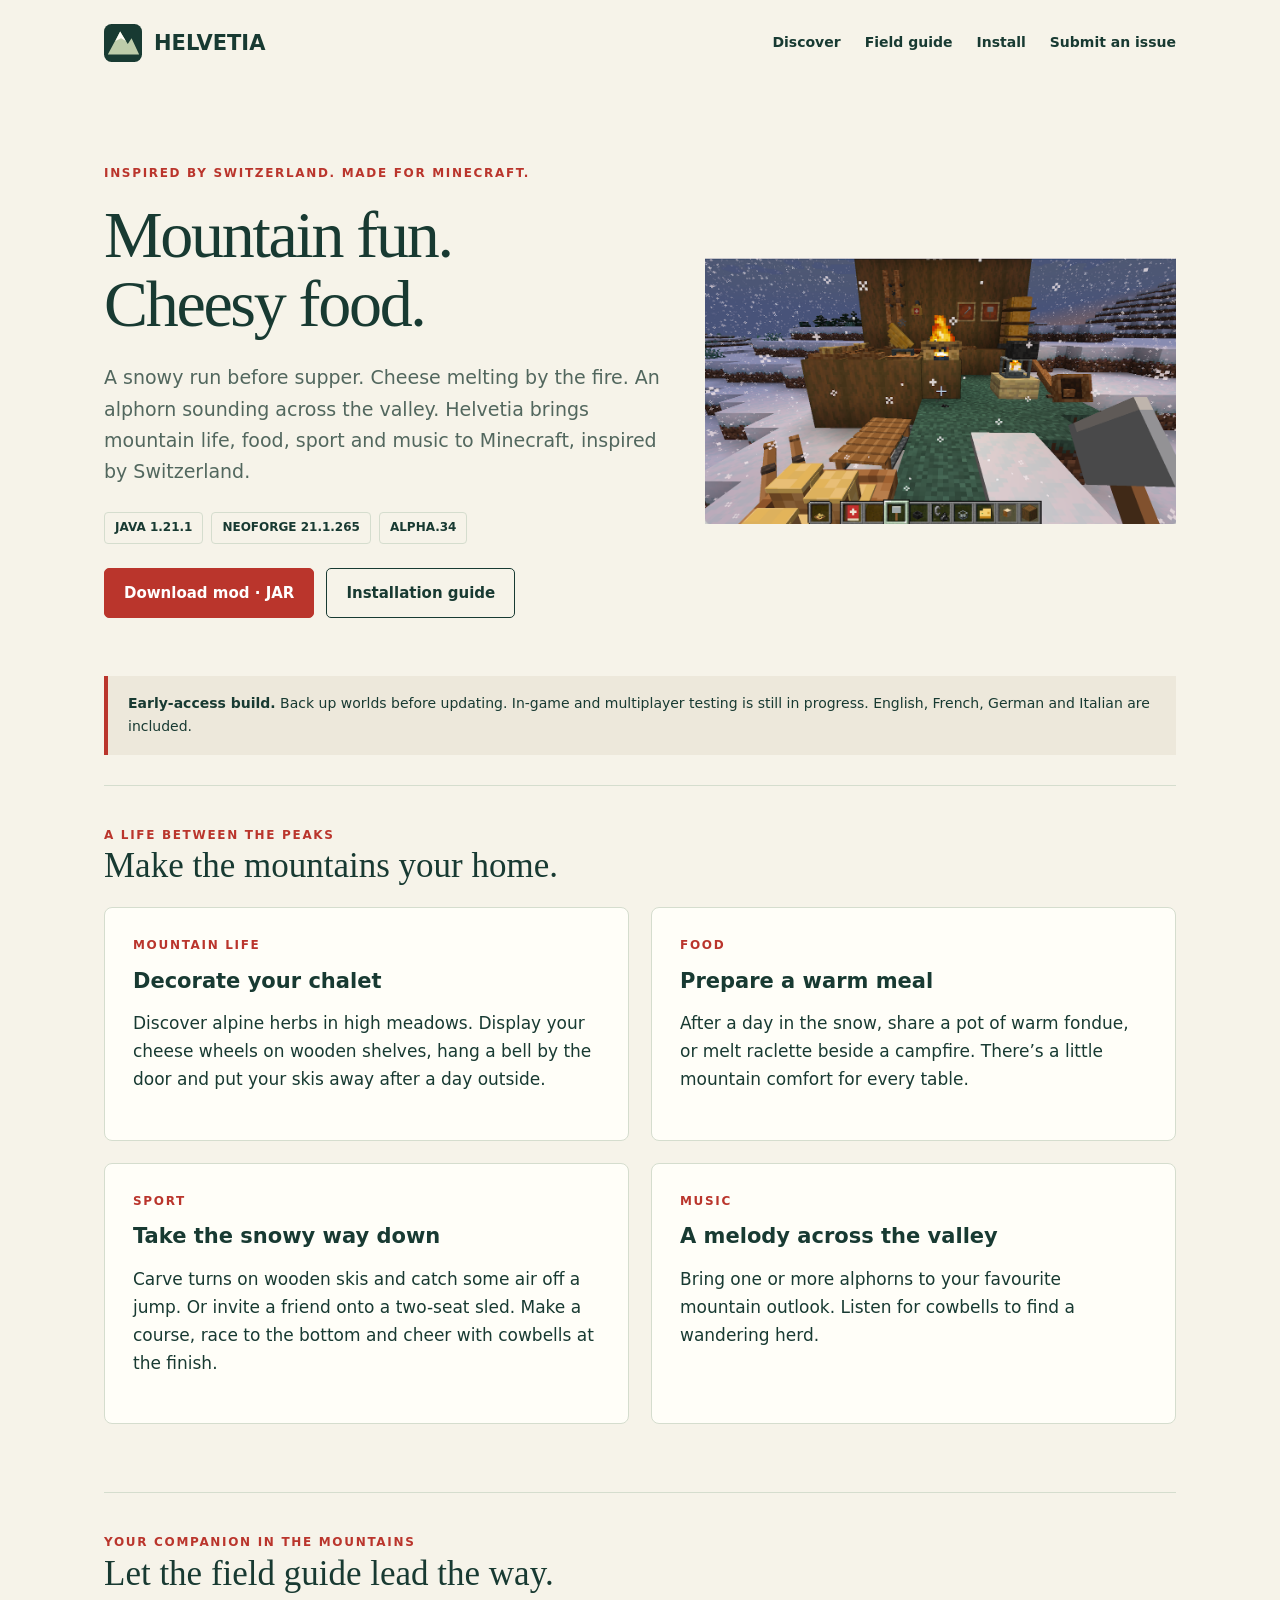
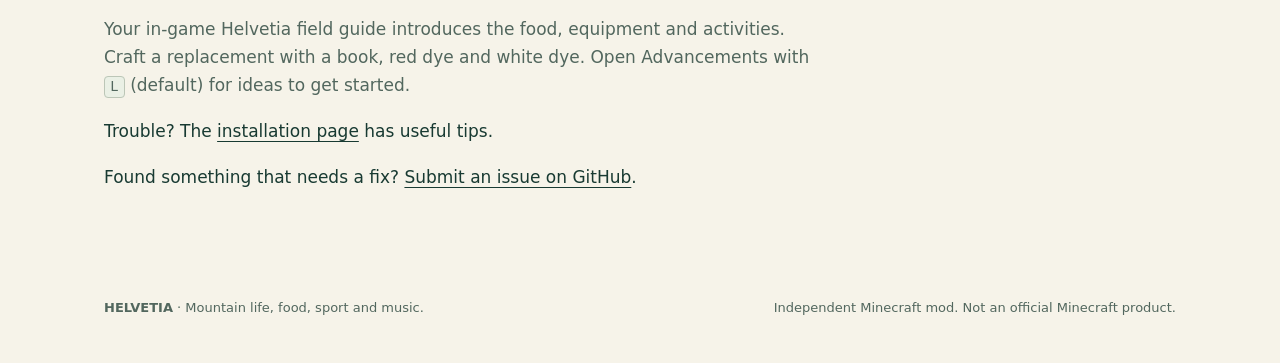
<file: index.html>
<!doctype html>
<html lang="en">

<head>
    <meta charset="utf-8">
    <meta name="viewport" content="width=device-width,initial-scale=1">
    <meta name="description"
        content="Mountain life, food, sport and music in Minecraft Java Edition, inspired by Switzerland. Share fondue, ski snowy slopes and play alphorns.">

    <!-- Social sharing previews -->
    <meta property="og:type" content="website">
    <meta property="og:site_name" content="Helvetia">
    <meta property="og:title" content="Helvetia — Mountain life, inspired by Switzerland">
    <meta property="og:description" content="Mountain fun. Cheesy food. Discover mountain life, sport and music in Minecraft, inspired by Switzerland. Play solo or with friends.">
    <meta property="og:url" content="https://shawngiese-ch.github.io/helvetia/">
    <meta property="og:image" content="https://shawngiese-ch.github.io/helvetia/chalet-social.png">
    <meta property="og:image:type" content="image/png">
    <meta property="og:image:width" content="1200">
    <meta property="og:image:height" content="960">
    <meta property="og:image:alt" content="Illustrated mountain landscape with snowy peaks and a wooden chalet">
    <meta name="twitter:card" content="summary_large_image">
    <meta name="twitter:title" content="Helvetia — Mountain life, inspired by Switzerland">
    <meta name="twitter:description" content="Mountain fun. Cheesy food. Discover mountain life, sport and music in Minecraft, inspired by Switzerland. Play solo or with friends.">
    <meta name="twitter:image" content="https://shawngiese-ch.github.io/helvetia/chalet-social.png">
    <meta name="twitter:image:alt" content="Illustrated mountain landscape with snowy peaks and a wooden chalet">
    <title>Helvetia — Mountain life, inspired by Switzerland</title>
    <link rel="icon" type="image/svg+xml" href="mountain.svg">
    <link rel="stylesheet" href="style.css">
</head>

<body><a class="skip" href="#main">Skip to content</a>
    <header><a class="brand" href="index.html"><img class="brand-icon" src="mountain.svg" alt="">HELVETIA</a>
        <nav aria-label="Main navigation"><a href="index.html#discover">Discover</a><a href="index.html#guide">Field
                guide</a><a href="install.html">Install</a><a data-issues href="install.html#report">Submit an issue</a>
        </nav>
    </header>
    <main id="main">
        <section class="hero">
            <div>
                <div class="eyebrow">Inspired by Switzerland. Made for Minecraft.</div>
                <h1>Mountain fun.<br>Cheesy food.</h1>
                <p class="lead">A snowy run before supper. Cheese melting by the fire. An alphorn sounding across the
                    valley. Helvetia brings mountain life, food, sport and music to Minecraft, inspired by Switzerland.
                </p>
                <div class="tags"><span class="tag">JAVA 1.21.1</span><span class="tag">NEOFORGE 21.1.265</span><span
                        class="tag">ALPHA.34</span></div>
                <div class="actions"><a class="button primary" download
                        href="downloads/helvetia-neoforge-1.21.1-0.1.0-alpha.34.jar">Download mod · JAR</a><a
                        class="button" href="install.html">Installation guide</a></div>
            </div><img class="scene" src="helvetia_sm.png" width="1104" height="623"
                alt="Helvetia in a snowy Minecraft setting, with raclette, fondue, cheese shelves, skis, a sled and an alphorn">
        </section>
        <div class="notice"><strong>Early-access build.</strong> Back up worlds before updating. In-game and multiplayer testing is still in progress. English, French, German and Italian are included.</div>
        <section class="section" id="discover">
            <div class="eyebrow">A life between the peaks</div>
            <h2>Make the mountains your home.</h2>
            <div class="grid">
                <article class="card">
                    <div class="number">MOUNTAIN LIFE</div>
                    <h3>Decorate your chalet</h3>
                    <p>Discover alpine herbs in high meadows. Display your cheese wheels on wooden shelves, hang a 
                        bell by the door and put your skis away after a day outside.</p>
                </article>
                <article class="card">
                    <div class="number">FOOD</div>
                    <h3>Prepare a warm meal</h3>
                    <p>After a day in the snow, share a pot of warm fondue, or melt raclette beside a campfire. There’s a little mountain comfort for
                        every table.</p>
                </article>
                <article class="card">
                    <div class="number">SPORT</div>
                    <h3>Take the snowy way down</h3>
                    <p>Carve turns on wooden skis and catch some air off a jump. Or invite a friend onto a two-seat 
                        sled. Make a course, race to the bottom and cheer with cowbells at the finish.</p>
                </article>
                <article class="card">
                    <div class="number">MUSIC</div>
                    <h3>A melody across the valley</h3>
                    <p>Bring one or more alphorns to your favourite mountain outlook. Listen for cowbells to find a wandering herd.</p>
                </article>
            </div>
        </section>
        <section class="section" id="guide">
            <div class="eyebrow">Your companion in the mountains</div>
            <h2>Let the field guide lead the way.</h2>
            <p class="intro">Your in-game Helvetia field guide introduces the food, equipment and activities. Craft a
                replacement with a book, red dye and white dye. Open Advancements with <kbd>L</kbd> (default) for ideas
                to get started.</p>
            <p>Trouble? The <a href="install.html">installation page</a> has useful tips.</p>
            <p>Found something that needs a fix? <a data-issues href="install.html#report">Submit an issue on GitHub</a>.
            </p>
        </section>
    </main>
    <footer class="footer"><span><strong>HELVETIA</strong> · Mountain life, food, sport and
            music.</span><span>Independent Minecraft mod. Not an official Minecraft product.</span></footer>
    <script src="site.js"></script>
</body>

</html>
</file>
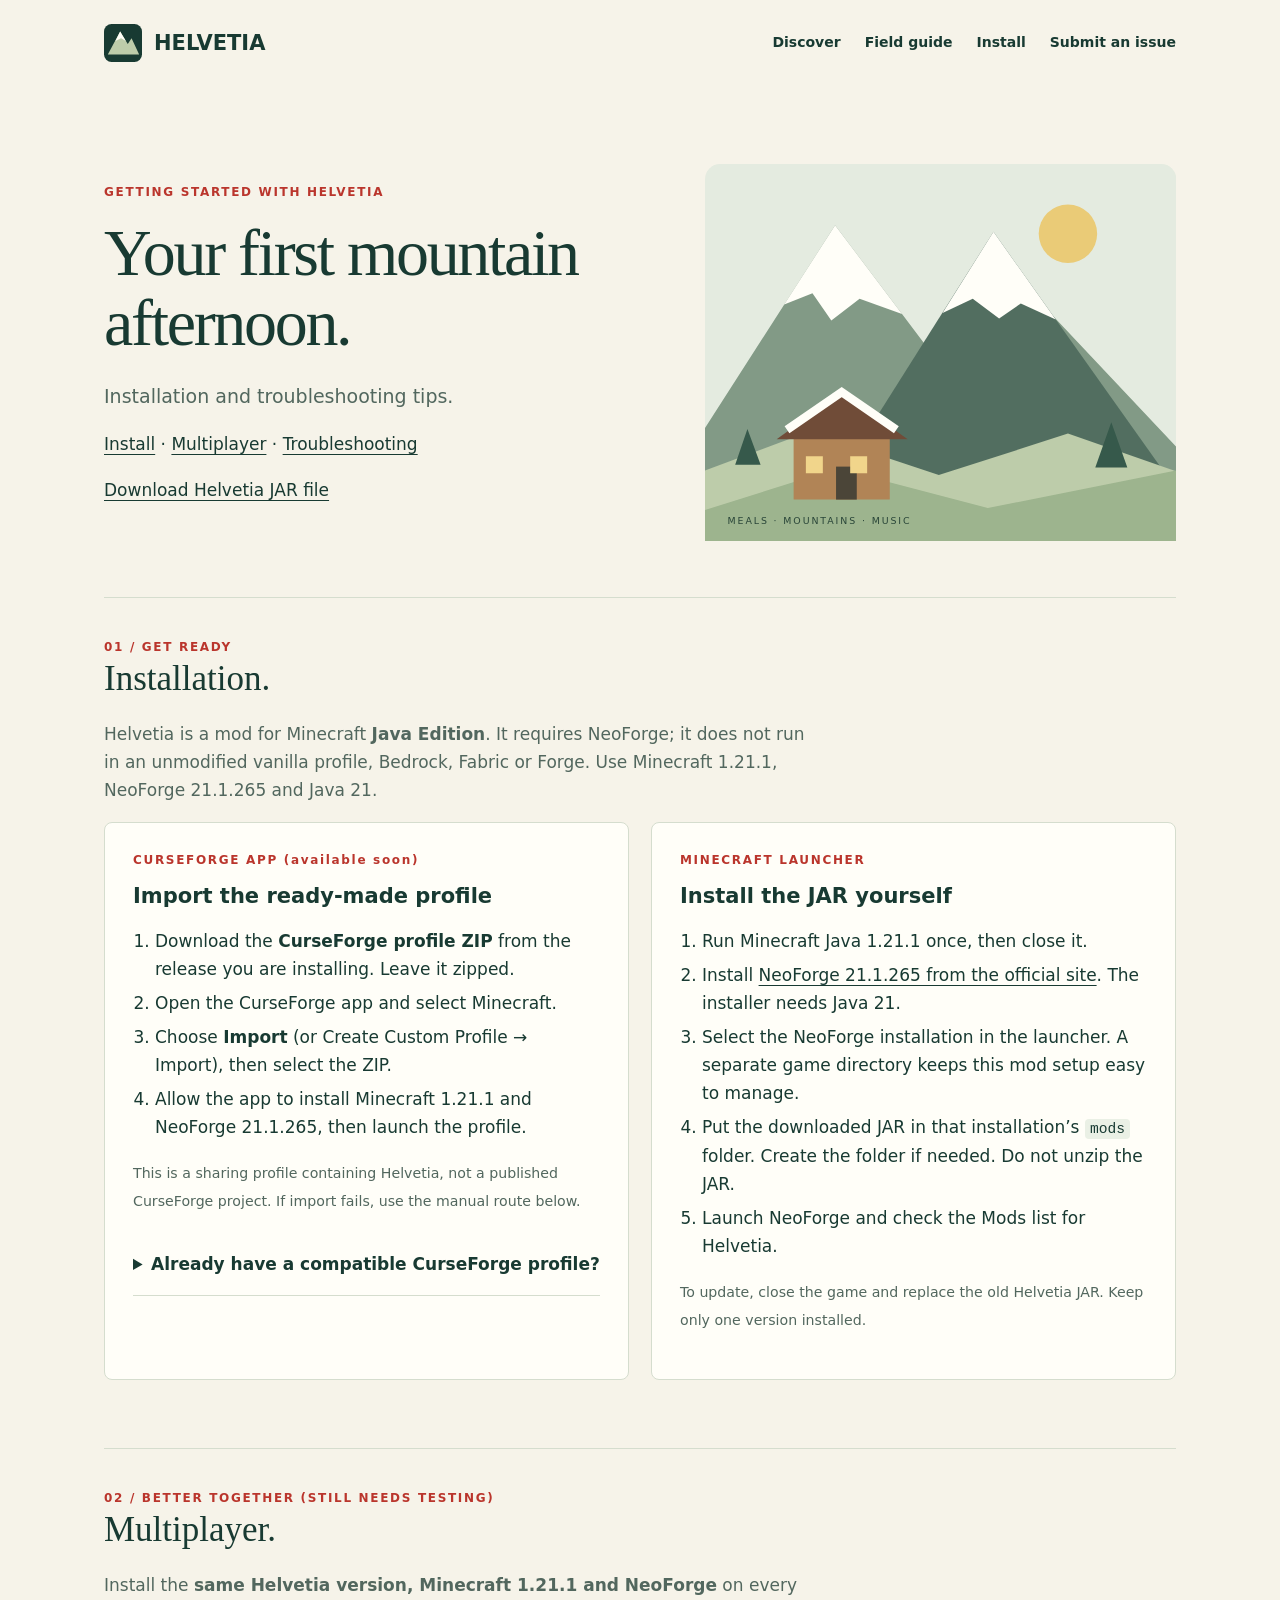
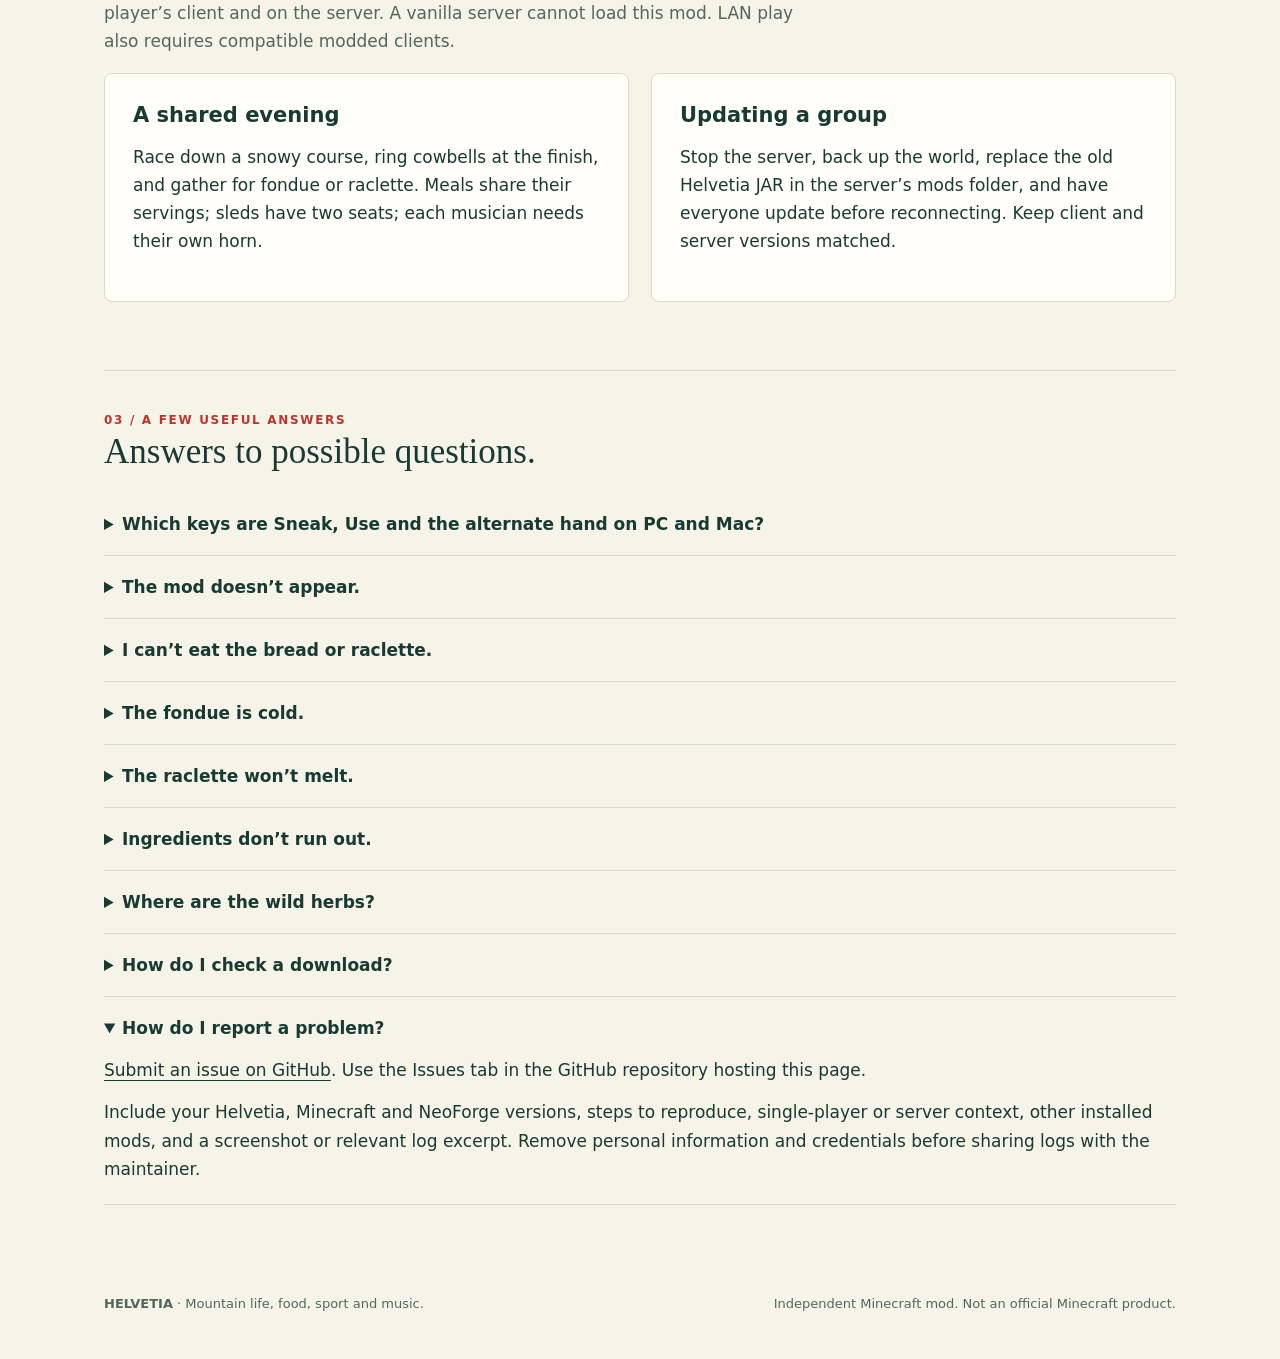
<file: install.html>
<!doctype html>
<html lang="en">

<head>
    <meta charset="utf-8">
    <meta name="viewport" content="width=device-width,initial-scale=1">
    <meta name="description"
        content="Learn to install Helvetia and enjoy fondue, raclette, skiing, sledding, alphorns and cowbells.">
    <title>Helvetia — Installation and play guide</title>
    <link rel="icon" type="image/svg+xml" href="mountain.svg">
    <link rel="stylesheet" href="style.css">
</head>

<body><a class="skip" href="#main">Skip to content</a>
    <header><a class="brand" href="index.html"><img class="brand-icon" src="mountain.svg" alt="">HELVETIA</a>
        <nav aria-label="Main navigation"><a href="index.html#discover">Discover</a><a href="index.html#guide">Field
                guide</a><a href="install.html">Install</a><a data-issues href="install.html#report">Submit an issue</a>
        </nav>
    </header>
    <main id="main">
        <section class="hero">
            <div>
                <div class="eyebrow">Getting Started with Helvetia</div>
                <h1>Your first mountain afternoon.</h1>
                <p class="lead">Installation and troubleshooting tips.</p>
                <p><a href="#install">Install</a> · <a href="#friends">Multiplayer</a>
                    · <a href="#help">Troubleshooting</a></p>
                <p><a download href="downloads/helvetia-neoforge-1.21.1-0.1.0-alpha.34.jar">Download Helvetia
                        JAR file</a></p>
            </div>
        <svg class="scene" viewBox="0 0 500 400" role="img"
                aria-label="Illustrated mountain landscape with snowy peaks and a chalet">
                <rect width="500" height="400" rx="16" fill="#e4ebe0" />
                <circle cx="385" cy="74" r="31" fill="#eacb77" />
                <path d="M0 280 138 65 255 220 335 125 500 300V400H0" fill="#829a86" />
                <path d="m84 149 54-84 71 94-45-16-30 23-20-29z" fill="#fffef8" />
                <path d="M140 335 306 72 500 345V400H140" fill="#526e60" />
                <path d="m252 158 54-86 66 93-37-17-23 16-28-21z" fill="#fffef8" />
                <path d="M0 325 110 284 248 330 385 286 500 326V400H0" fill="#bdccaa" />
                <path d="M0 367 140 323 300 365 500 325V400H0" fill="#9db48e" />
                <path d="M94 290h102v66H94" fill="#b18456" />
                <path d="m76 292 69-50 70 50z" fill="#704c38" />
                <path d="m87 282 58-40 58 40" fill="none" stroke="#fffef8" stroke-width="9" />
                <path d="M139 321h22v35h-22" fill="#4b4538" />
                <path d="M107 310h18v18h-18m47-18h18v18h-18" fill="#f1d58b" />
                <path d="M32 319h27l-14-38zm382 3h34l-17-48z" fill="#36594b" /><text x="24" y="382" fill="#294538"
                    font-family="system-ui,sans-serif" font-size="10" letter-spacing="2">MEALS · MOUNTAINS ·
                    MUSIC</text>
            </svg>
        </section>
        <section class="section" id="install">
            <div class="eyebrow">01 / Get ready</div>
            <h2>Installation.</h2>
            <p class="intro">Helvetia is a mod for Minecraft <strong>Java Edition</strong>. It requires NeoForge; it
                does not run in an unmodified vanilla profile, Bedrock, Fabric or Forge. Use Minecraft 1.21.1, NeoForge
                21.1.265 and Java 21.</p>
            <div class="grid">
                <article class="card">
                    <div class="number">CURSEFORGE APP (available soon)</div>
                    <h3>Import the ready-made profile</h3>
                    <ol>
                        <li>Download the <strong>CurseForge profile ZIP</strong> from the release you are installing.
                            Leave it zipped.</li>
                        <li>Open the CurseForge app and select Minecraft.</li>
                        <li>Choose <strong>Import</strong> (or Create Custom Profile → Import), then select the ZIP.
                        </li>
                        <li>Allow the app to install Minecraft 1.21.1 and NeoForge 21.1.265, then launch the profile.
                        </li>
                    </ol>
                    <p><small>This is a sharing profile containing Helvetia, not a published CurseForge project. If
                            import fails, use the manual route below.</small></p>
                    <details>
                        <summary>Already have a compatible CurseForge profile?</summary>
                        <p>Open its folder, put the Helvetia JAR in <code>mods</code>, remove older Helvetia JARs, and
                            restart. For a new manual profile, select Minecraft 1.21.1 and NeoForge 21.1.265.</p>
                    </details>
                </article>
                <article class="card">
                    <div class="number">MINECRAFT LAUNCHER</div>
                    <h3>Install the JAR yourself</h3>
                    <ol>
                        <li>Run Minecraft Java 1.21.1 once, then close it.</li>
                        <li>Install <a href="https://neoforged.net/">NeoForge 21.1.265 from the official site</a>. The
                            installer needs Java 21.</li>
                        <li>Select the NeoForge installation in the launcher. A separate game directory keeps this mod
                            setup easy to manage.</li>
                        <li>Put the downloaded JAR in that installation’s <code>mods</code> folder. Create the folder if
                            needed. Do not unzip the JAR.</li>
                        <li>Launch NeoForge and check the Mods list for Helvetia.</li>
                    </ol>
                    <p><small>To update, close the game and replace the old Helvetia JAR. Keep only one version
                            installed.</small></p>
                </article>
            </div>
        </section>
        
        <section class="section" id="friends">
            <div class="eyebrow">02 / Better together (still needs testing)</div>
            <h2>Multiplayer.</h2>
            <p class="intro">Install the <strong>same Helvetia version, Minecraft 1.21.1 and NeoForge</strong> on every
                player’s client and on the server. A vanilla server cannot load this mod. LAN play also requires
                compatible modded clients.</p>
            <div class="grid">
                <div class="card">
                    <h3>A shared evening</h3>
                    <p>Race down a snowy course, ring cowbells at the finish, and gather for fondue or raclette. Meals
                        share their servings; sleds have two seats; each musician needs their own horn.</p>
                </div>
                <div class="card">
                    <h3>Updating a group</h3>
                    <p>Stop the server, back up the world, replace the old Helvetia JAR in the server’s mods folder, and
                        have everyone update before reconnecting. Keep client and server versions matched.</p>
                </div>
            </div>
        </section>
        <section class="section" id="help">
            <div class="eyebrow">03 / A few useful answers</div>
            <h2>Answers to possible questions.</h2>
            <details>
                <summary>Which keys are Sneak, Use and the alternate hand on PC and Mac?</summary>
                <table>
                    <caption>Default Minecraft Java Edition controls</caption>
                    <thead><tr><th scope="col">Action</th><th scope="col">PC (Windows / Linux)</th><th scope="col">Mac</th></tr></thead>
                    <tbody>
                        <tr><th scope="row">Sneak / crouch</th><td>Hold <kbd>Left Shift</kbd></td><td>Hold <kbd>Left Shift</kbd> (⇧)</td></tr>
                        <tr><th scope="row">Use item / place block</th><td>Right mouse button</td><td>Right mouse button, or a two-finger secondary click on a configured trackpad</td></tr>
                        <tr><th scope="row">Swap main hand and offhand</th><td><kbd>F</kbd></td><td><kbd>F</kbd> (the letter key)</td></tr>
                    </tbody>
                </table>
                <p>The alternate hand is called the <strong>offhand</strong>. Press <kbd>F</kbd> to swap the selected
                    hotbar item with the offhand item, or place an item in the offhand slot in your inventory.
                    For fondue, keep the fork in your main hand and bread cubes in your offhand.</p>
                <p>“Sneak-use” means hold <kbd>Left Shift</kbd> while using/right-clicking. “Hold Use” means keep
                    the use button held down, for example while eating.</p>
                <p>On Mac, enable <strong>Secondary click</strong> in System Settings → Trackpad (or Mouse).
                    A mouse with a right button is convenient for holding Use. If you have changed your bindings,
                    check <strong>Options → Controls → Key Binds</strong> for Sneak, Use Item/Place Block and
                    Swap Item With Offhand.</p>
            </details>
            <details>
                <summary>The mod doesn’t appear.</summary>
                <p>Check that you launched NeoForge 21.1.265 with Minecraft Java 1.21.1, and that the JAR is in that
                    installation’s mods folder.</p>
            </details>
            <details>
                <summary>I can’t eat the bread or raclette.</summary>
                <p>Try Survival with some hunger missing, and look away from blocks while holding Use. For fondue, load
                    the fork with bread, then dip into a heated pot first. Release Use before loading another bite.</p>
            </details>
            <details>
                <summary>The fondue is cold.</summary>
                <p>Light its réchaud with flint and steel and wait five seconds after adding cheese. The shared pot must
                    contain cheese portions.</p>
            </details>
            <details>
                <summary>The raclette won’t melt.</summary>
                <p>Place a lit campfire directly beside the stand at the same height. Rotate the cut face toward the
                    fire using an empty hand, then wait.</p>
            </details>
            <details>
                <summary>Ingredients don’t run out.</summary>
                <p>Creative mode preserves added ingredient stacks. Test ingredient consumption and eating in Survival.
                </p>
            </details>
            <details>
                <summary>Where are the wild herbs?</summary>
                <p>Look in newly generated meadow terrain at Y=100+. Previously explored chunks won’t gain new patches.
                    You can also craft seeds from wheat seeds and a dandelion. The herbs will not appear in land that 
                    was generated before the mod was installed.</p>
            </details>
            <details>
                <summary>How do I check a download?</summary>
                <p>Compare your file’s SHA-256 with <a href="downloads/SHA256SUMS.txt">SHA256SUMS.txt</a>. On macOS use
                    <code>shasum -a 256 filename.jar</code>; in Windows PowerShell use
                    <code>Get-FileHash filename.jar -Algorithm SHA256</code>. A matching checksum detects changed bytes;
                    it is not a security certification.</p>
            </details>
            <details id="report" open>
                <summary>How do I report a problem?</summary>
                <p><a data-issues href="#report">Submit an issue on GitHub</a>. <span id="issue-help">Use the Issues tab
                        in the GitHub repository hosting this page.</span></p>
                <p>Include your Helvetia, Minecraft and NeoForge versions, steps to reproduce, single-player or server
                    context, other installed mods, and a screenshot or relevant log excerpt. Remove personal information
                    and credentials before sharing logs with the maintainer.</p>
            </details>
        </section>
    </main>
    <footer class="footer"><span><strong>HELVETIA</strong> · Mountain life, food, sport and
            music.</span><span>Independent Minecraft mod. Not an official Minecraft product.</span></footer>
    <script src="site.js"></script>
</body>

</html>
</file>
<file: style.css>
:root{--ink:#183a32;--muted:#52675e;--cream:#f6f3e9;--red:#ba352c;--line:#d5ddce;--paper:#fffef8}*{box-sizing:border-box}html{scroll-behavior:smooth;scroll-padding-top:20px}body{margin:0;background:var(--cream);color:var(--ink);font:17px/1.65 system-ui,-apple-system,sans-serif}a{color:var(--ink);text-underline-offset:4px}a:hover{color:var(--red)}a:focus-visible,summary:focus-visible{outline:3px solid var(--red);outline-offset:5px}header,main,footer{max-width:1120px;margin:auto;padding:24px}header{display:flex;justify-content:space-between;align-items:center;gap:20px}.brand{display:flex;align-items:center;gap:12px;font-size:21px;font-weight:800;text-decoration:none}.brand-icon{width:38px;height:38px}nav{display:flex;gap:24px;font-size:14px;font-weight:650;flex-wrap:wrap}nav a{text-decoration:none}.hero{padding:54px 0 28px;display:grid;grid-template-columns:1.2fr 1fr;align-items:center;gap:35px}.eyebrow{text-transform:uppercase;letter-spacing:.14em;font-size:12px;font-weight:800;color:var(--red)}h1{font-family:Georgia,serif;font-size:clamp(42px,5.4vw,66px);line-height:1.05;font-weight:500;letter-spacing:-.035em;margin:16px 0 24px}h2{font-family:Georgia,serif;font-size:35px;line-height:1.2;font-weight:500;margin:0 0 20px}h3{font-size:21px;line-height:1.3;margin:0 0 14px}p{margin:0 0 18px}.lead{font-size:19px;color:var(--muted);max-width:560px}.scene{width:100%;height:auto}.tags{display:flex;flex-wrap:wrap;gap:8px;margin:24px 0}.tag{border:1px solid var(--line);padding:5px 10px;border-radius:4px;font-size:12px;font-weight:700}.actions{display:flex;gap:12px;flex-wrap:wrap}.button{display:inline-block;padding:12px 19px;border-radius:5px;text-decoration:none;font-size:15px;font-weight:750;border:1px solid var(--ink)}.button.primary{background:var(--red);border-color:var(--red);color:white}.button:hover{background:var(--ink);color:white}.notice{padding:16px 20px;border-left:4px solid var(--red);background:#ede8db;font-size:14px;margin:30px 0}.section{padding:40px 0;border-top:1px solid var(--line);margin-top:28px}.intro{color:var(--muted);max-width:720px}.grid{display:grid;grid-template-columns:repeat(2,minmax(0,1fr));gap:22px}.card{background:var(--paper);padding:28px;border:1px solid var(--line);border-radius:8px}.card small,.muted{color:var(--muted)}.number{font-size:12px;letter-spacing:.14em;color:var(--red);font-weight:800;margin-bottom:12px}ol,ul{padding-left:22px;margin:14px 0}li{padding:3px 0}code,kbd{font-family:ui-monospace,monospace;font-size:.86em;background:#eaf0e5;border-radius:4px;padding:2px 5px;overflow-wrap:anywhere}kbd{border:1px solid #bcc6b7;white-space:nowrap}table{border-collapse:collapse;width:100%;font-size:15px}td,th{text-align:left;padding:10px 8px;border-bottom:1px solid var(--line);vertical-align:top}th{font-weight:750}details{border-bottom:1px solid var(--line);padding:17px 0}summary{font-weight:700;cursor:pointer}details p{margin:14px 0 4px}.meal{border-top:4px solid var(--red)}.footer{display:flex;justify-content:space-between;gap:24px;flex-wrap:wrap;font-size:13px;color:var(--muted);padding-bottom:45px}.skip{position:absolute;top:-80px;left:15px;background:white;padding:10px}.skip:focus{top:10px}@media(max-width:720px){header{align-items:flex-start}nav{gap:12px}.hero{grid-template-columns:1fr;padding-top:28px;gap:0}.scene{max-height:240px}.grid{grid-template-columns:1fr}.card{padding:22px}main,header,footer{padding:18px}h2{font-size:30px}}@media(prefers-reduced-motion:reduce){html{scroll-behavior:auto}}@media print{nav,.actions,.scene{display:none}.grid{display:block}.card{break-inside:avoid;margin:15px 0}body{background:white;font-size:12px}.section{padding:15px 0}h1{font-size:38px}details{break-inside:avoid}}
</file>
